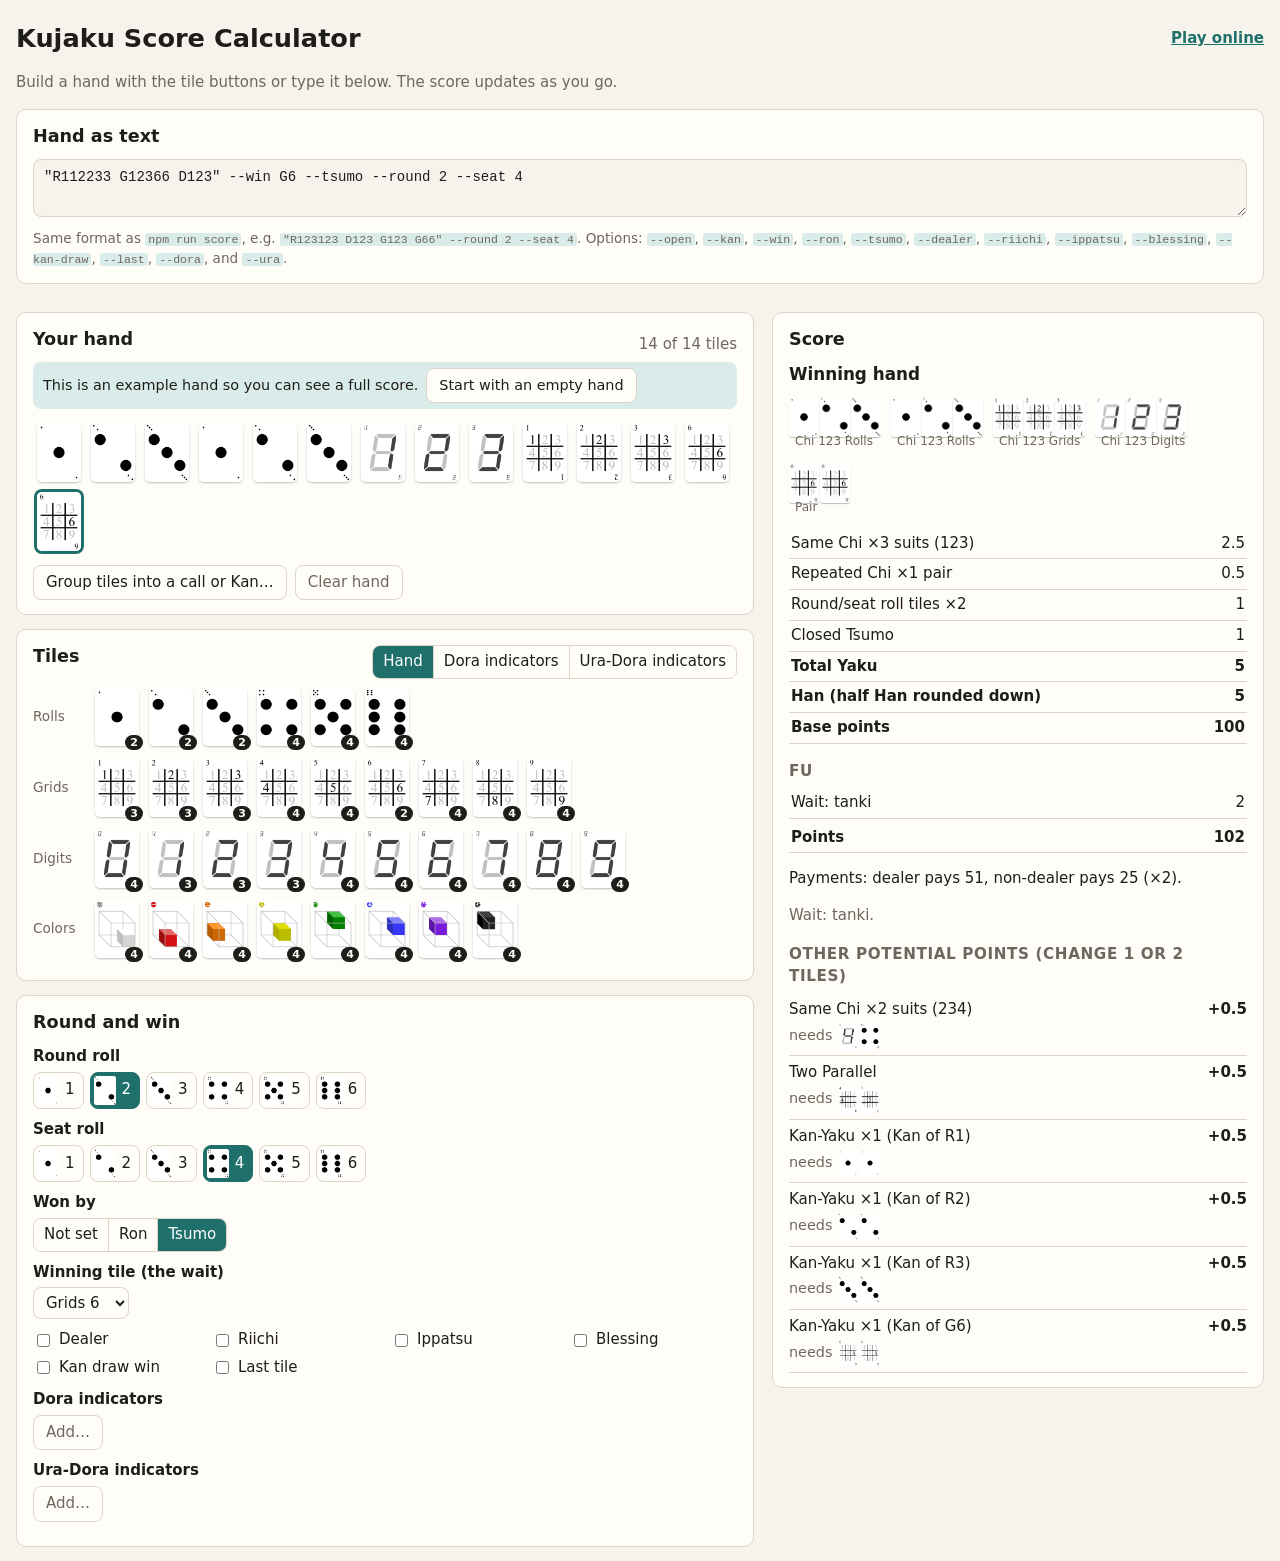
<file: index.html>
<!doctype html>
<html lang="en">
  <head>
    <meta charset="utf-8" />
    <meta name="viewport" content="width=device-width, initial-scale=1" />
    <title>Kujaku Score Calculator</title>
    <link rel="icon" href="tiles/C4.png" />
    <script type="module" crossorigin src="./assets/index-BMt3jqtF.js"></script>
    <link rel="modulepreload" crossorigin href="./assets/ui-BpQhuCxa.js">
    <link rel="stylesheet" crossorigin href="./assets/ui-DvjaxaK-.css">
  </head>
  <body>
    <header>
      <div class="row-between">
        <h1>Kujaku Score Calculator</h1>
        <a class="play-link" href="./play.html">Play online</a>
      </div>
      <p class="sub">Build a hand with the tile buttons or type it below. The score updates as you go.</p>
    </header>

    <main>
      <section class="panel" aria-labelledby="notation-h">
        <h2 id="notation-h">Hand as text</h2>
        <label class="sr-only" for="notation">Hand notation</label>
        <textarea id="notation" rows="2" spellcheck="false" autocomplete="off"></textarea>
        <p class="help">Same format as <code>npm run score</code>, e.g. <code>"R123123 D123 G123 G66" --round 2 --seat 4</code>. Options: <code>--open</code>, <code>--kan</code>, <code>--win</code>, <code>--ron</code>, <code>--tsumo</code>, <code>--dealer</code>, <code>--riichi</code>, <code>--ippatsu</code>, <code>--blessing</code>, <code>--kan-draw</code>, <code>--last</code>, <code>--dora</code>, and <code>--ura</code>.</p>
        <div class="note" data-note="text" role="status" aria-live="polite"></div>
      </section>

      <div class="columns">
        <div class="col">
          <section class="panel" aria-labelledby="hand-h">
            <div class="row-between">
              <h2 id="hand-h">Your hand</h2>
              <span id="hand-count" class="count"></span>
            </div>
            <div id="example" class="example-banner">
              <span>This is an example hand so you can see a full score.</span>
              <button type="button" id="example-clear">Start with an empty hand</button>
            </div>
            <div id="hand" class="hand" aria-live="polite"></div>
            <div class="hand-actions">
              <div id="group-idle">
                <button type="button" id="group-start">Group tiles into a call or Kan…</button>
                <button type="button" id="clear-hand" class="quiet">Clear hand</button>
              </div>
              <div id="group-active" hidden>
                <span class="hint">Select the tiles of the group, then:</span>
                <button type="button" id="group-open">Called (open) group</button>
                <button type="button" id="group-closed">Closed Kan</button>
                <button type="button" id="group-cancel" class="quiet">Cancel</button>
              </div>
            </div>
            <div class="note" data-note="hand" role="status" aria-live="polite"></div>
          </section>

          <section class="panel" aria-labelledby="tiles-h">
            <div class="row-between">
              <h2 id="tiles-h">Tiles</h2>
              <div class="segmented" role="radiogroup" aria-label="Add tiles to">
                <button type="button" role="radio" data-mode="hand">Hand</button>
                <button type="button" role="radio" data-mode="dora">Dora indicators</button>
                <button type="button" role="radio" data-mode="ura">Ura-Dora indicators</button>
              </div>
            </div>
            <div id="palette" class="palette"></div>
            <div class="note" data-note="palette" role="status" aria-live="polite"></div>
          </section>

          <section class="panel" aria-labelledby="round-h">
            <h2 id="round-h">Round and win</h2>
            <div class="field">
              <span class="label">Round roll</span>
              <div class="dice" id="round-roll" role="radiogroup" aria-label="Round roll"></div>
              <div class="note" data-note="round" role="status" aria-live="polite"></div>
            </div>
            <div class="field">
              <span class="label">Seat roll</span>
              <div class="dice" id="seat-roll" role="radiogroup" aria-label="Seat roll"></div>
              <div class="note" data-note="seat" role="status" aria-live="polite"></div>
            </div>
            <div class="field">
              <span class="label">Won by</span>
              <div class="segmented" id="win-type" role="radiogroup" aria-label="Won by">
                <button type="button" role="radio" data-win="">Not set</button>
                <button type="button" role="radio" data-win="ron">Ron</button>
                <button type="button" role="radio" data-win="tsumo">Tsumo</button>
              </div>
              <div class="note" data-note="win" role="status" aria-live="polite"></div>
            </div>
            <div class="field">
              <label class="label" for="wait">Winning tile (the wait)</label>
              <select id="wait"></select>
              <div class="note" data-note="wait" role="status" aria-live="polite"></div>
            </div>
            <div class="field checks" id="flags"></div>
            <div class="field">
              <span class="label">Dora indicators</span>
              <div id="dora" class="chips"></div>
              <div class="note" data-note="dora" role="status" aria-live="polite"></div>
            </div>
            <div class="field">
              <span class="label">Ura-Dora indicators</span>
              <div id="ura" class="chips"></div>
              <div class="note" data-note="ura" role="status" aria-live="polite"></div>
            </div>
          </section>
        </div>

        <div class="col">
          <section class="panel results" aria-labelledby="result-h" aria-live="polite">
            <h2 id="result-h">Score</h2>
            <div id="result"></div>
          </section>
        </div>
      </div>
    </main>
  </body>
</html>
</file>
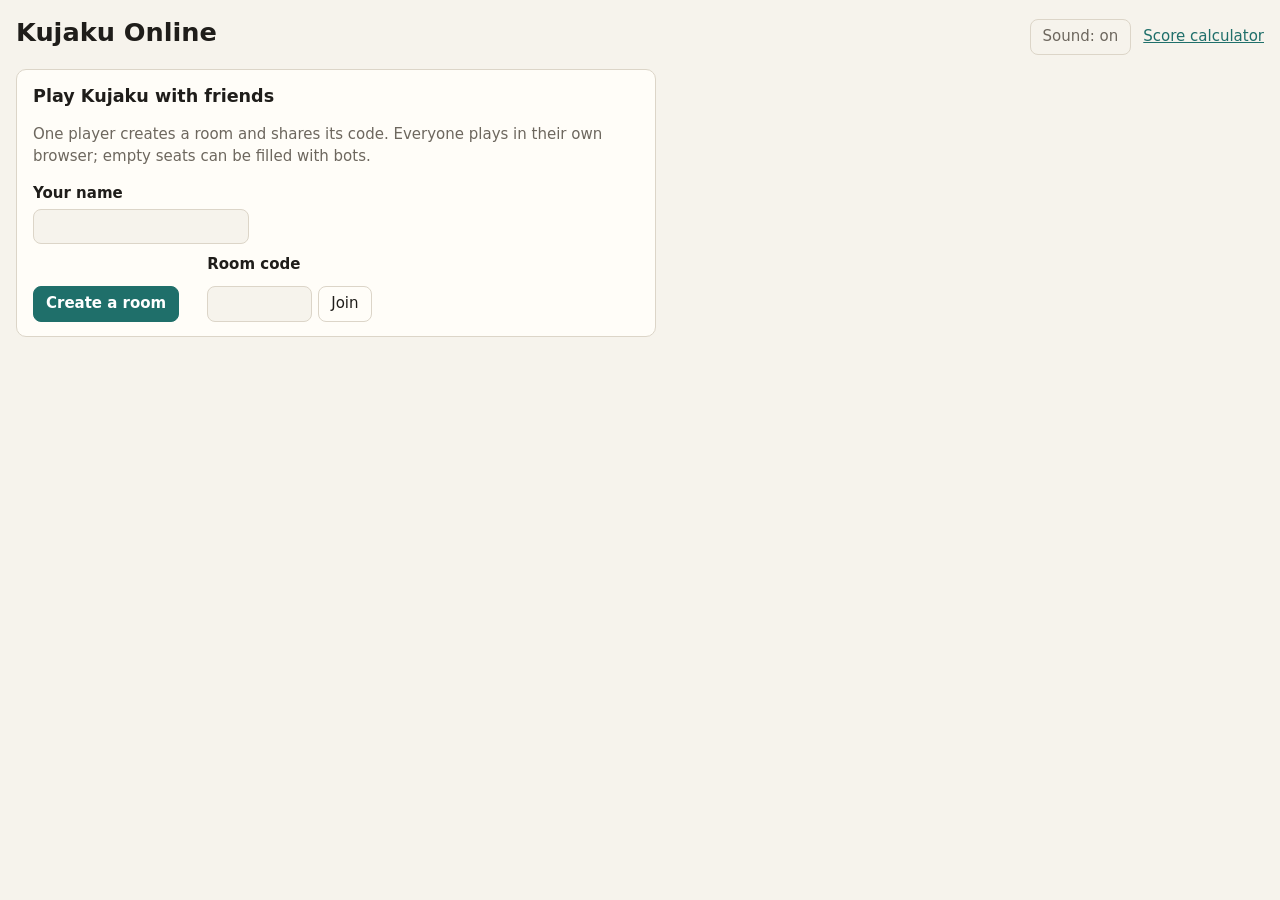
<file: play.html>
<!doctype html>
<html lang="en">
  <head>
    <meta charset="utf-8" />
    <meta name="viewport" content="width=device-width, initial-scale=1" />
    <title>Kujaku Online</title>
    <link rel="icon" href="tiles/C4.png" />
    <script type="module" crossorigin src="./assets/play-NTEtY69I.js"></script>
    <link rel="modulepreload" crossorigin href="./assets/ui-BpQhuCxa.js">
    <link rel="stylesheet" crossorigin href="./assets/ui-DvjaxaK-.css">
    <link rel="stylesheet" crossorigin href="./assets/play-DLJcAxeg.css">
  </head>
  <body>
    <header class="play-header">
      <h1>Kujaku Online</h1>
      <nav><a href="./index.html">Score calculator</a></nav>
    </header>
    <main id="app" class="play-main"></main>
  </body>
</html>
</file>
<file: assets/ui-DvjaxaK-.css>
:root{--bg:#f6f3ec;--panel:#fffdf8;--ink:#1f1d1a;--muted:#6d675e;--line:#dcd5c8;--accent:#1f6f6a;--accent-soft:#d9ece9;--warn:#9a3412;--warn-soft:#fde8dc;--select:#c2410c;--on-accent:#fff;--tile-face:#fff;--call-win:#b91c1c;--call:#b45309;--on-call:#fff;--call-soft:#fde4e4;--radius:10px;--lightningcss-light:initial;--lightningcss-dark: ;color-scheme:light}@media (prefers-color-scheme:dark){:root:not([data-theme=light]){--bg:#1b1a18;--panel:#24221f;--ink:#ece7de;--muted:#a59f94;--line:#3d3a35;--accent:#5fb3ab;--accent-soft:#1f3a37;--warn:#fdba8c;--warn-soft:#3b2418;--select:#fb923c;--on-accent:#10201e;--call-win:#f87171;--call:#fbbf24;--on-call:#1b1a18;--call-soft:#3d1d1d;--lightningcss-light: ;--lightningcss-dark:initial;color-scheme:dark}}:root[data-theme=dark]{--bg:#1b1a18;--panel:#24221f;--ink:#ece7de;--muted:#a59f94;--line:#3d3a35;--accent:#5fb3ab;--accent-soft:#1f3a37;--warn:#fdba8c;--warn-soft:#3b2418;--select:#fb923c;--on-accent:#10201e;--call-win:#f87171;--call:#fbbf24;--on-call:#1b1a18;--call-soft:#3d1d1d;--lightningcss-light: ;--lightningcss-dark:initial;color-scheme:dark}*{box-sizing:border-box}[hidden]{display:none!important}body{background:var(--bg);color:var(--ink);margin:0;font:15px/1.45 system-ui,-apple-system,Segoe UI,Roboto,sans-serif}header,main{max-width:1400px;margin:0 auto;padding-inline:16px}header{padding-top:20px}h1{margin:0;font-size:1.6rem}h2{margin:0 0 10px;font-size:1.1rem}h3{margin:0 0 10px;font-size:1.05rem}h4{color:var(--muted);text-transform:uppercase;letter-spacing:.04em;margin:16px 0 6px;font-size:.95rem}.sub,.muted,.help{color:var(--muted)}.help{margin:6px 0 0;font-size:.85rem}code{background:var(--accent-soft);border-radius:3px;padding:0 3px;font-size:.85em}.sr-only{clip:rect(0 0 0 0);width:1px;height:1px;position:absolute;overflow:hidden}.panel{background:var(--panel);border:1px solid var(--line);border-radius:var(--radius);margin:14px 0;padding:14px 16px}.columns{grid-template-columns:minmax(0,3fr) minmax(0,2fr);gap:0 18px;display:grid}@media (width<=960px){.columns{grid-template-columns:minmax(0,1fr)}}.results{position:sticky;top:10px}@media (width<=960px){.results{position:static}}.row-between{flex-wrap:wrap;justify-content:space-between;align-items:center;gap:10px;display:flex}.count{color:var(--muted);font-variant-numeric:tabular-nums}textarea{border:1px solid var(--line);background:var(--bg);width:100%;color:var(--ink);resize:vertical;border-radius:8px;padding:8px 10px;font:14px/1.4 ui-monospace,Consolas,monospace}button{font:inherit;color:inherit;cursor:pointer;border:1px solid var(--line);background:var(--panel);border-radius:8px;padding:6px 12px}button:hover{border-color:var(--accent)}button:focus-visible,select:focus-visible,input:focus-visible,textarea:focus-visible{outline:3px solid var(--accent);outline-offset:2px}button.quiet{color:var(--muted);background:0 0}select{font:inherit;border:1px solid var(--line);background:var(--panel);color:var(--ink);border-radius:8px;padding:5px 8px}.note{background:var(--warn-soft);color:var(--warn);border-radius:6px;margin-top:6px;padding:6px 10px;font-size:.9rem;display:none}.note.show{display:block}.tile-btn{background:0 0;border:2px solid #0000;border-radius:8px;padding:2px;line-height:0;position:relative}.tile-btn:hover{border-color:var(--accent)}.tile{background:var(--tile-face);border-radius:5px;width:44px;height:auto;box-shadow:0 1px 2px #00000040}.tile-btn.small .tile{width:32px}.tile-btn.sideways .tile,.mini.sideways{margin:0 8px;transform:rotate(-90deg)}.tile-btn.selected{border-color:var(--select);background:var(--warn-soft)}.tile-btn.winning .tile{box-shadow:0 0 0 3px var(--accent)}.tile-btn.used-up{opacity:.35}.left{background:var(--ink);color:var(--panel);border-radius:8px;padding:2px 5px;font:600 11px/1 system-ui,sans-serif;position:absolute;bottom:-2px;right:-2px}.palette .suit-row{flex-wrap:wrap;align-items:center;gap:2px;margin:4px 0;display:flex}.suit-name{width:56px;color:var(--muted);font-size:.85rem}.hand{flex-wrap:wrap;align-items:flex-end;gap:14px;min-height:80px;display:flex}.group{flex-wrap:wrap;align-items:flex-end;gap:2px;display:flex;position:relative}.group.called{border:1px dashed var(--line);border-radius:8px;padding:4px 6px 18px}.group-label{color:var(--muted);white-space:nowrap;font-size:.75rem;position:absolute;bottom:2px;left:6px}.empty{color:var(--muted);margin:0;line-height:1.4}.hand-actions{margin-top:10px}.hand-actions>div{flex-wrap:wrap;align-items:center;gap:8px;display:flex}.hint{color:var(--muted)}.segmented{border:1px solid var(--line);border-radius:8px;display:inline-flex;overflow:hidden}.segmented button{border:0;border-radius:0;padding:5px 10px}.segmented button+button{border-left:1px solid var(--line)}.segmented button[aria-checked=true]{background:var(--accent);color:var(--on-accent)}.field{margin:10px 0}.label{margin-bottom:4px;font-weight:600;display:block}.dice{flex-wrap:wrap;gap:6px;display:flex}.die{align-items:center;gap:6px;padding:3px 8px 3px 3px;display:inline-flex}.die img{background:var(--tile-face);border-radius:3px;width:22px}.die[aria-checked=true]{background:var(--accent);color:var(--on-accent);border-color:var(--accent)}.checks{grid-template-columns:repeat(auto-fill,minmax(150px,1fr));gap:6px 12px;display:grid}.check{align-items:center;gap:6px;display:flex}.chips{flex-wrap:wrap;align-items:center;gap:4px;display:flex}.meld-row{flex-wrap:wrap;gap:10px;margin-bottom:10px;display:flex}.mini-group{align-items:flex-end;gap:1px;padding-bottom:16px;display:flex;position:relative}.mini{background:var(--tile-face);border-radius:3px;width:30px;box-shadow:0 1px 1px #00000040}.micro{vertical-align:middle;background:var(--tile-face);border-radius:2px;width:20px;margin:0 1px}.lines{border-collapse:collapse;width:100%;margin:4px 0}.lines td{border-bottom:1px solid var(--line);padding:4px 2px}.lines .num{text-align:right;font-variant-numeric:tabular-nums;width:5em}.lines tr.total td{font-weight:700}.warn{color:var(--warn)}.waits,.hints{margin:0;padding:0;list-style:none}.waits li{align-items:center;gap:6px;padding:3px 0;display:flex}.hints li{border-bottom:1px solid var(--line);grid-template-columns:1fr auto;gap:2px 10px;padding:6px 0;display:grid}.hint-value{text-align:right;font-weight:700}.hint-need{color:var(--muted);grid-column:1/-1;font-size:.9rem}@media (width<=600px){.suit-name{width:100%}.tile{width:40px}}.example-banner{background:var(--accent-soft);border-radius:8px;flex-wrap:wrap;align-items:center;gap:8px;margin-bottom:10px;padding:6px 10px;font-size:.9rem;display:flex}@media (prefers-reduced-motion:reduce){*{scroll-behavior:auto!important}}.play-link,.play-link:visited{color:var(--accent);font-weight:600}
</file>
<file: assets/play-DLJcAxeg.css>
.play-header{flex-wrap:wrap;justify-content:space-between;align-items:baseline;gap:12px;max-width:1500px;margin:0 auto;padding:14px 16px 0;display:flex}.play-header a,.play-header a:visited{color:var(--accent)}.play-main{max-width:1500px;margin:0 auto;padding-block:0 24px;padding-inline:16px}.start,.lobby{max-width:640px}.start input,.lobby input{font:inherit;border:1px solid var(--line);background:var(--bg);color:var(--ink);border-radius:8px;padding:6px 10px}.start-actions{flex-wrap:wrap;align-items:flex-end;gap:16px 28px;margin-top:10px;display:flex}.join{flex-wrap:wrap;align-items:center;gap:6px;display:flex}.join .label{width:100%}.join input{letter-spacing:.15em;width:7em}button.primary{background:var(--accent);color:var(--on-accent);border-color:var(--accent);font-weight:600}button:disabled{opacity:.5;cursor:not-allowed}.invite{flex-wrap:wrap;gap:8px;display:flex}.invite input{flex:260px;min-width:0;font-size:.9rem}.seats{padding-left:1.4em}.seats li{border-bottom:1px solid var(--line);justify-content:space-between;align-items:center;gap:10px;padding:6px 0;display:flex}.lobby-controls{flex-wrap:wrap;align-items:center;gap:10px;margin-top:12px;display:flex}.lobby-controls p{width:100%;margin:0}.topbar{color:var(--muted);flex-wrap:wrap;align-items:center;gap:6px 18px;padding:8px 0;font-size:.92rem;display:flex}.topbar .dora,.topbar .roll{align-items:center;gap:3px;display:inline-flex}.table-cols{grid-template-columns:minmax(0,1fr) 320px;gap:14px;display:grid}@media (width<=1100px){.table-cols{grid-template-columns:minmax(0,1fr)}}.side{flex-direction:column;gap:0;display:flex}.side .panel{margin-top:0}.board{grid-template-columns:minmax(0,1fr) minmax(0,1.2fr) minmax(0,1fr);grid-template-areas:"across across across""left center right""me me me";gap:10px;display:grid}@media (width<=760px){.board{grid-template-columns:minmax(0,1fr);grid-template-areas:"across""left""right""center""me"}}.seat{background:var(--panel);border:1px solid var(--line);border-radius:var(--radius);flex-direction:column;gap:6px;min-width:0;padding:8px 10px;display:flex}.seat.active{border-color:var(--accent);box-shadow:0 0 0 1px var(--accent)}.seat.pos-across{grid-area:across}.seat.pos-left{grid-area:left}.seat.pos-right{grid-area:right}.seat.me{grid-area:me}.center{text-align:center;flex-direction:column;grid-area:center;justify-content:center;align-items:center;gap:6px;min-width:0;padding:8px;display:flex}.center p{margin:0}.small{font-size:.85rem}.seat-head{flex-wrap:wrap;align-items:center;gap:6px 10px;display:flex}.points{font-variant-numeric:tabular-nums;color:var(--muted)}.badges{flex-wrap:wrap;gap:4px;display:inline-flex}.badge{border:1px solid var(--line);color:var(--muted);border-radius:999px;padding:1px 7px;font-size:.75rem}.badge.dealer{border-color:var(--accent);color:var(--accent)}.badge.riichi{background:var(--warn-soft);color:var(--warn);border-color:#0000}.badge.tsumo{background:var(--accent-soft);color:var(--accent);border-color:#0000}.badge.off{color:var(--warn);border-color:var(--warn)}.badge.thinking{background:var(--accent);color:var(--on-accent);border-color:#0000}.backs{flex-wrap:wrap;gap:1px;display:flex}.back{border-radius:2px;width:14px}.melds{flex-wrap:wrap;gap:8px;display:flex}.meld{flex-wrap:wrap;align-items:flex-end;gap:1px;max-width:100%;display:inline-flex}.river{flex-wrap:wrap;gap:2px;max-width:100%;display:flex}.river .mini{width:26px}.mini.taken{opacity:.35}.mini.windrop{box-shadow:0 0 0 2px var(--select)}.tile.big{width:64px}.my-hand{flex-wrap:wrap;align-items:flex-end;gap:2px;display:flex}.my-hand .tile{width:50px}.my-hand .gap{width:14px}.my-hand .tile-btn:disabled{cursor:default;opacity:1}.my-hand .tile-btn.can:hover,.my-hand .tile-btn.can:focus-visible{transform:translateY(-6px)}.my-hand .tile-btn.can{border-color:#0000}.my-hand .tile-btn.drawn{margin-top:16px}.my-hand .tile-btn.drawn:before{content:"New";text-align:center;color:var(--muted);letter-spacing:.04em;font:600 11px/1 system-ui,sans-serif;position:absolute;top:-16px;left:0;right:0}.my-hand .tile-btn.riichi-ok{transform:translateY(-8px)}.my-hand .tile-btn.riichi-ok .tile{box-shadow:0 0 0 3px var(--accent)}.my-hand .tile-btn.riichi-no .tile{opacity:.4}@media (prefers-reduced-motion:reduce){.my-hand .tile-btn.riichi-ok,.my-hand .tile-btn.can:hover{transform:none}}@media (width<=600px){.my-hand .tile{width:38px}}.actions p{margin:0 0 8px}.action-row{flex-wrap:wrap;align-items:center;gap:8px;display:flex}.action-row button{align-items:center;gap:4px;display:inline-flex}.result{text-align:left;width:100%}.result h3{margin-top:0}.win{border-top:1px solid var(--line);margin-top:6px;padding-top:6px}.win.stolen{opacity:.6}.win h4{text-transform:none;letter-spacing:0;color:var(--ink);margin:4px 0}.meld-row{flex-wrap:wrap;align-items:center;gap:6px;margin:4px 0;display:flex}.result details{margin-top:8px}.insight .good{color:var(--accent);font-weight:600}.log{color:var(--muted);max-height:240px;margin:0;padding:0;font-size:.85rem;list-style:none;overflow-y:auto}.log li{border-bottom:1px solid var(--line);padding:2px 0}.table-wrap,.table-main,.side{min-width:0}.result .lines{table-layout:auto}.actions.prompt{border-color:var(--call-win);box-shadow:0 0 0 2px var(--call-win);background:var(--call-soft);animation:.9s ease-in-out 2 call-pulse}.prompt-title{color:var(--call-win);font-size:1.05rem;font-weight:700}button.call-win{background:var(--call-win);border-color:var(--call-win);color:var(--on-call);padding:8px 18px;font-size:1.05rem;font-weight:700}button.call{background:var(--call);border-color:var(--call);color:var(--on-call);padding:8px 16px;font-weight:700}button.call-win:hover,button.call:hover{filter:brightness(1.08)}.tile.big.callable{box-shadow:0 0 0 4px var(--call-win)}@keyframes call-pulse{50%{box-shadow:0 0 0 7px var(--call-win)}}@media (prefers-reduced-motion:reduce){.actions.prompt{animation:none}}.play-header nav{align-items:center;gap:12px;display:flex}.actions.prompt{bottom:env(safe-area-inset-bottom,0px);z-index:5;position:sticky}
</file>
